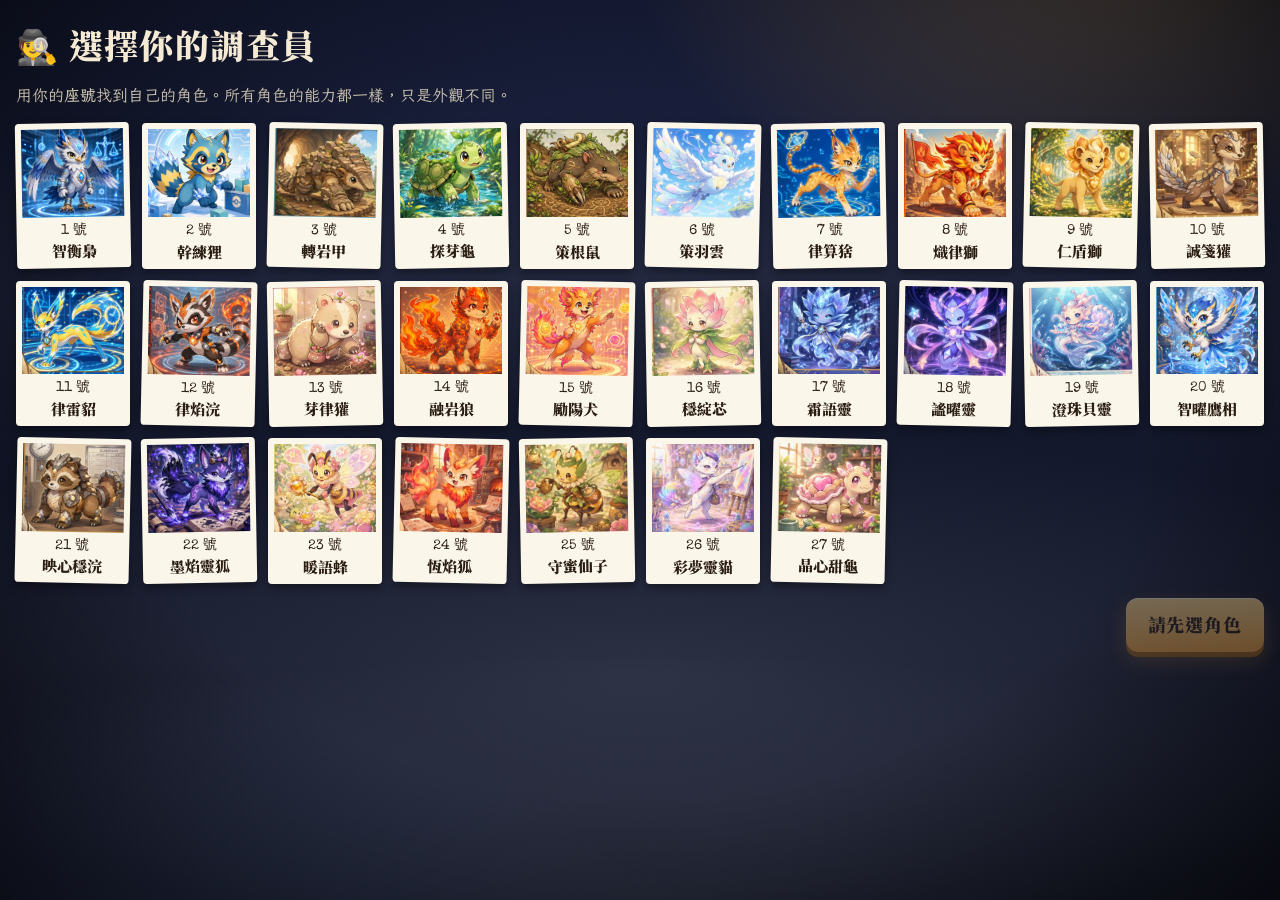
<file: index.html>
<!doctype html>
<html lang="zh-Hant">
<head>
<meta charset="utf-8">
<meta name="viewport" content="width=device-width, initial-scale=1, maximum-scale=1, user-scalable=no, viewport-fit=cover">
<meta name="apple-mobile-web-app-capable" content="yes">
<meta name="theme-color" content="#14182a">
<meta name="apple-mobile-web-app-title" content="所長的檔案庫">
<meta name="apple-mobile-web-app-status-bar-style" content="black-translucent">
<link rel="apple-touch-icon" href="assets/icon-180.png">
<title>所長的機密檔案庫</title>
<link rel="preconnect" href="https://fonts.googleapis.com">
<link rel="preconnect" href="https://fonts.gstatic.com" crossorigin>
<link rel="stylesheet" href="https://fonts.googleapis.com/css2?family=LXGW+WenKai+TC:wght@400;700&family=Noto+Serif+TC:wght@700;900&family=Special+Elite&display=swap">
<link rel="stylesheet" href="style.css?v=10">
</head>
<body>
<div class="bg" aria-hidden="true"><div class="fogl f3"></div><div class="fogl f1"></div><div class="fogl f2"></div><div class="vig"></div></div>
<div id="app"></div>
<div id="overlay" class="overlay hidden"></div>
<div id="toasts"></div>
<div id="rotate-hint" class="hidden"><div>🔄<br>雙人決鬥請把 iPad <b>橫放</b></div></div>

<script src="data/units.js?v=10"></script>
<script src="data/characters.js?v=10"></script>
<script src="data/bank.js?v=10"></script>
<script src="data/q-science.js?v=10"></script>
<script src="data/q-english.js?v=10"></script>
<script src="data/q-social.js?v=10"></script>
<script src="data/q-math.js?v=10"></script>
<script src="game.js?v=10"></script>
</body>
</html>
</file>
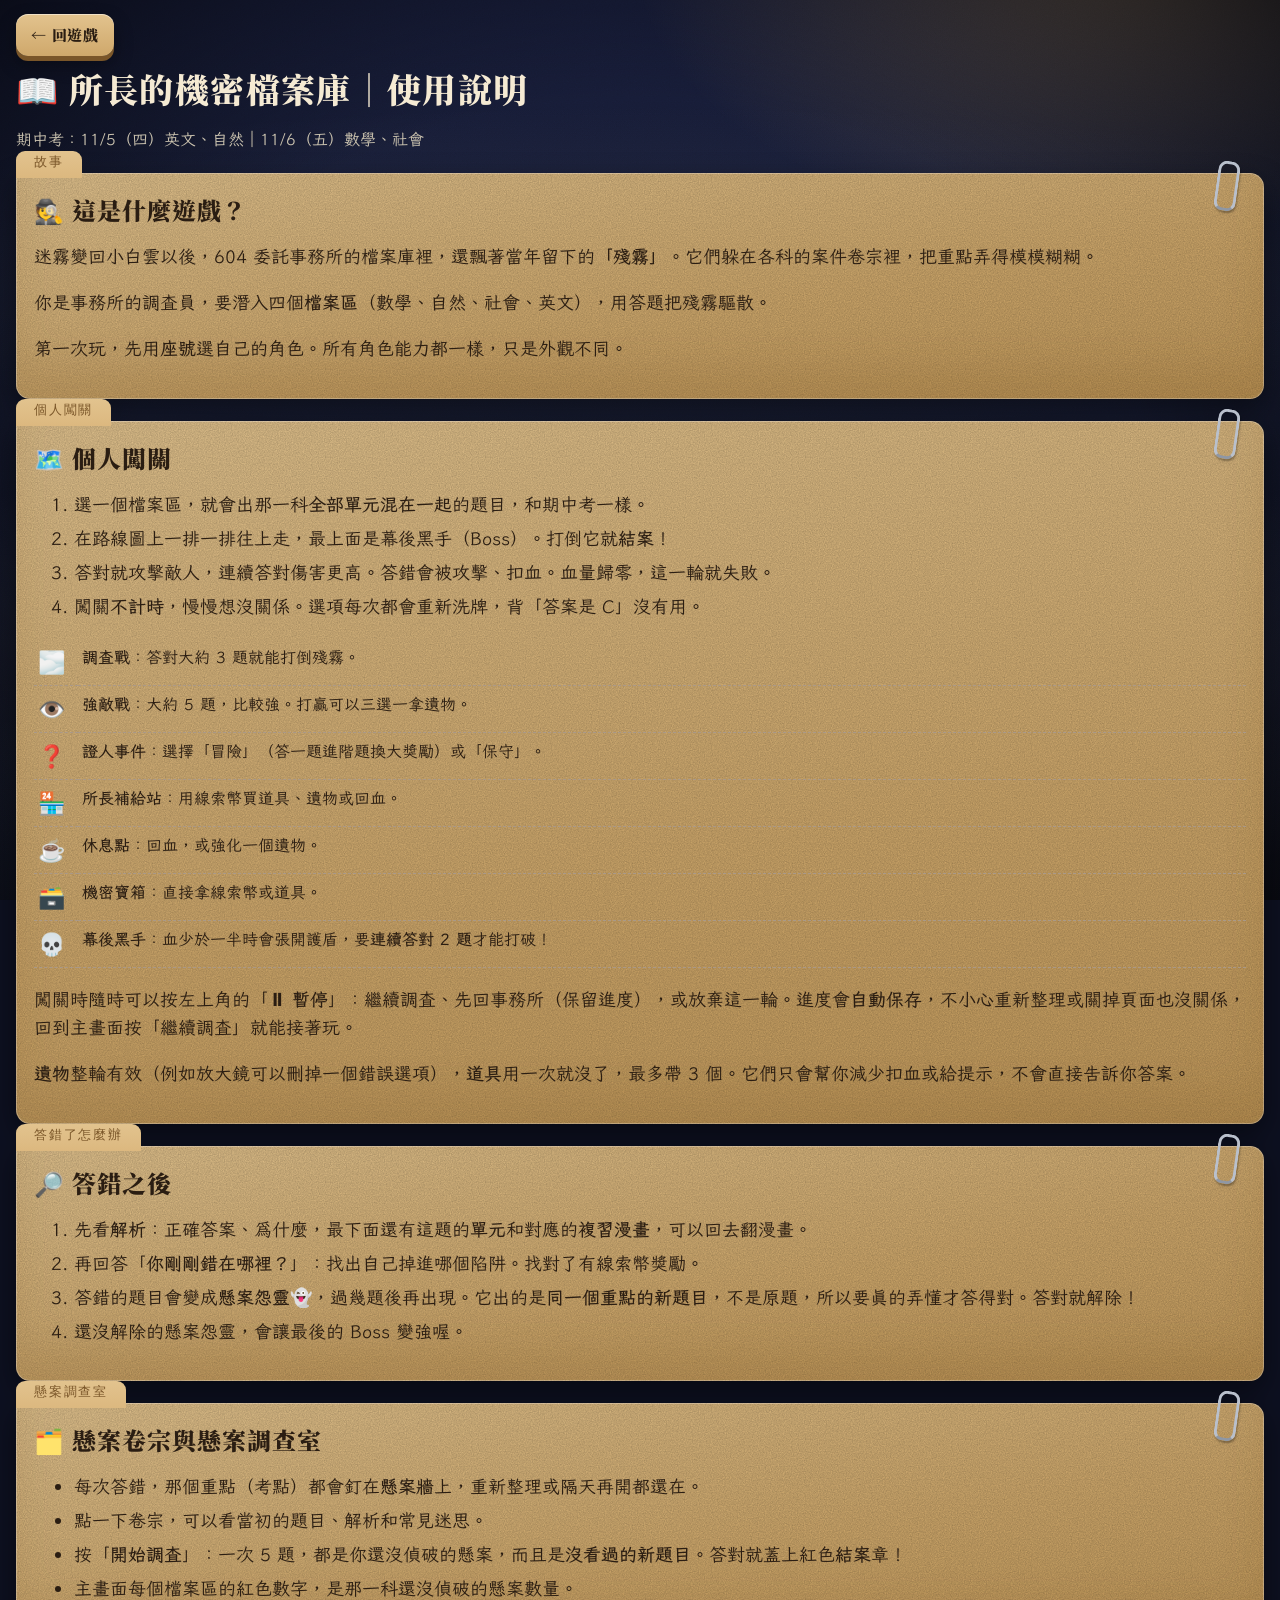
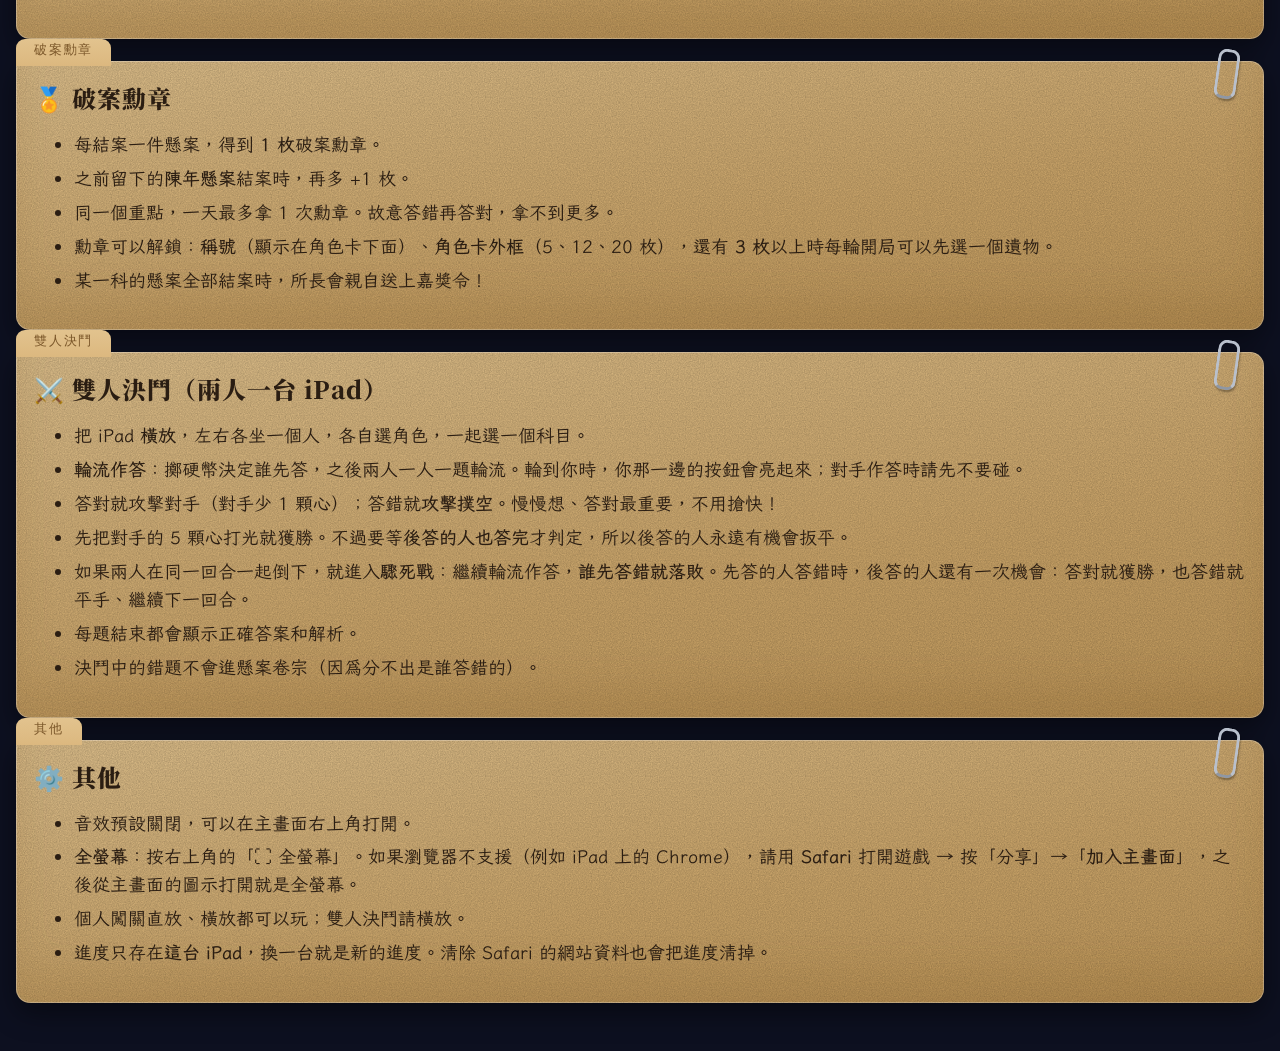
<file: help.html>
<!doctype html>
<html lang="zh-Hant">
<head>
<meta charset="utf-8">
<meta name="viewport" content="width=device-width, initial-scale=1, viewport-fit=cover">
<title>使用說明｜所長的機密檔案庫</title>
<link rel="preconnect" href="https://fonts.googleapis.com">
<link rel="preconnect" href="https://fonts.gstatic.com" crossorigin>
<link rel="stylesheet" href="https://fonts.googleapis.com/css2?family=LXGW+WenKai+TC:wght@400;700&family=Noto+Serif+TC:wght@700;900&family=Special+Elite&display=swap">
<link rel="stylesheet" href="style.css?v=10">
<style>
  .help { max-width: 760px; margin: 0 auto; }
  .help .folder { font-size: 18px; }
  .help h2 { margin-top: 0; }
  .help li { margin: 6px 0; }
  .help table { border-collapse: collapse; width: 100%; font-size: 16px; }
  .help td { border-bottom: 1px dashed #a98; padding: 6px 4px; vertical-align: top; }
  .help td:first-child { white-space: nowrap; font-size: 22px; width: 44px; }
</style>
</head>
<body>
<div class="bg" aria-hidden="true"><div class="fogl f3"></div><div class="fogl f1"></div><div class="fogl f2"></div><div class="vig"></div></div>
<div id="app" class="help">
  <div class="topbar"><a class="btn small" href="index.html">← 回遊戲</a></div>
  <h1>📖 所長的機密檔案庫｜使用說明</h1>
  <p class="sub">期中考：11/5（四）英文、自然｜11/6（五）數學、社會</p>

  <div class="folder" data-tab="故事">
    <h2>🕵️ 這是什麼遊戲？</h2>
    <p>迷霧變回小白雲以後，604 委託事務所的檔案庫裡，還飄著當年留下的<b>「殘霧」</b>。它們躲在各科的案件卷宗裡，把重點弄得模模糊糊。</p>
    <p>你是事務所的調查員，要潛入四個<b>檔案區</b>（數學、自然、社會、英文），用答題把殘霧驅散。</p>
    <p>第一次玩，先用<b>座號</b>選自己的角色。所有角色能力都一樣，只是外觀不同。</p>
  </div>

  <div class="folder" data-tab="個人闖關">
    <h2>🗺️ 個人闖關</h2>
    <ol>
      <li>選一個檔案區，就會出那一科<b>全部單元混在一起</b>的題目，和期中考一樣。</li>
      <li>在路線圖上一排一排往上走，最上面是幕後黑手（Boss）。打倒它就<b>結案</b>！</li>
      <li>答對就攻擊敵人，連續答對傷害更高。答錯會被攻擊、扣血。血量歸零，這一輪就失敗。</li>
      <li>闖關<b>不計時</b>，慢慢想沒關係。選項每次都會重新洗牌，背「答案是 C」沒有用。</li>
    </ol>
    <table>
      <tr><td>🌫️</td><td><b>調查戰</b>：答對大約 3 題就能打倒殘霧。</td></tr>
      <tr><td>👁️</td><td><b>強敵戰</b>：大約 5 題，比較強。打贏可以三選一拿遺物。</td></tr>
      <tr><td>❓</td><td><b>證人事件</b>：選擇「冒險」（答一題進階題換大獎勵）或「保守」。</td></tr>
      <tr><td>🏪</td><td><b>所長補給站</b>：用線索幣買道具、遺物或回血。</td></tr>
      <tr><td>☕</td><td><b>休息點</b>：回血，或強化一個遺物。</td></tr>
      <tr><td>🗃️</td><td><b>機密寶箱</b>：直接拿線索幣或道具。</td></tr>
      <tr><td>💀</td><td><b>幕後黑手</b>：血少於一半時會張開護盾，要<b>連續答對 2 題</b>才能打破！</td></tr>
    </table>
    <p>闖關時隨時可以按左上角的「<b>⏸ 暫停</b>」：繼續調查、先回事務所（保留進度），或放棄這一輪。進度會<b>自動保存</b>，不小心重新整理或關掉頁面也沒關係，回到主畫面按「繼續調查」就能接著玩。</p>
    <p><b>遺物</b>整輪有效（例如放大鏡可以刪掉一個錯誤選項），<b>道具</b>用一次就沒了，最多帶 3 個。它們只會幫你減少扣血或給提示，不會直接告訴你答案。</p>
  </div>

  <div class="folder" data-tab="答錯了怎麼辦">
    <h2>🔎 答錯之後</h2>
    <ol>
      <li>先看<b>解析</b>：正確答案、為什麼，最下面還有這題的<b>單元</b>和對應的<b>複習漫畫</b>，可以回去翻漫畫。</li>
      <li>再回答「<b>你剛剛錯在哪裡？</b>」：找出自己掉進哪個陷阱。找對了有線索幣獎勵。</li>
      <li>答錯的題目會變成<b>懸案怨靈</b>👻，過幾題後再出現。它出的是<b>同一個重點的新題目</b>，不是原題，所以要真的弄懂才答得對。答對就解除！</li>
      <li>還沒解除的懸案怨靈，會讓最後的 Boss 變強喔。</li>
    </ol>
  </div>

  <div class="folder" data-tab="懸案調查室">
    <h2>🗂️ 懸案卷宗與懸案調查室</h2>
    <ul>
      <li>每次答錯，那個重點（考點）都會釘在<b>懸案牆</b>上，重新整理或隔天再開都還在。</li>
      <li>點一下卷宗，可以看當初的題目、解析和常見迷思。</li>
      <li>按「<b>開始調查</b>」：一次 5 題，都是你還沒偵破的懸案，而且是<b>沒看過的新題目</b>。答對就蓋上紅色<b>結案</b>章！</li>
      <li>主畫面每個檔案區的紅色數字，是那一科還沒偵破的懸案數量。</li>
    </ul>
  </div>

  <div class="folder" data-tab="破案勳章">
    <h2>🏅 破案勳章</h2>
    <ul>
      <li>每結案一件懸案，得到 <b>1 枚</b>破案勳章。</li>
      <li>之前留下的<b>陳年懸案</b>結案時，再多 +1 枚。</li>
      <li>同一個重點，一天最多拿 1 次勳章。故意答錯再答對，拿不到更多。</li>
      <li>勳章可以解鎖：<b>稱號</b>（顯示在角色卡下面）、<b>角色卡外框</b>（5、12、20 枚），還有 <b>3 枚</b>以上時每輪開局可以先選一個遺物。</li>
      <li>某一科的懸案全部結案時，所長會親自送上嘉獎令！</li>
    </ul>
  </div>

  <div class="folder" data-tab="雙人決鬥">
    <h2>⚔️ 雙人決鬥（兩人一台 iPad）</h2>
    <ul>
      <li>把 iPad <b>橫放</b>，左右各坐一個人，各自選角色，一起選一個科目。</li>
      <li><b>輪流作答</b>：擲硬幣決定誰先答，之後兩人一人一題輪流。輪到你時，你那一邊的按鈕會亮起來；對手作答時請先不要碰。</li>
      <li>答對就攻擊對手（對手少 1 顆心）；答錯就<b>攻擊撲空</b>。慢慢想、答對最重要，不用搶快！</li>
      <li>先把對手的 5 顆心打光就獲勝。不過要等<b>後答的人也答完</b>才判定，所以後答的人永遠有機會扳平。</li>
      <li>如果兩人在同一回合一起倒下，就進入<b>驟死戰</b>：繼續輪流作答，<b>誰先答錯就落敗</b>。先答的人答錯時，後答的人還有一次機會：答對就獲勝，也答錯就平手、繼續下一回合。</li>
      <li>每題結束都會顯示正確答案和解析。</li>
      <li>決鬥中的錯題不會進懸案卷宗（因為分不出是誰答錯的）。</li>
    </ul>
  </div>

  <div class="folder" data-tab="其他">
    <h2>⚙️ 其他</h2>
    <ul>
      <li>音效預設關閉，可以在主畫面右上角打開。</li>
      <li><b>全螢幕</b>：按右上角的「⛶ 全螢幕」。如果瀏覽器不支援（例如 iPad 上的 Chrome），請用 <b>Safari</b> 打開遊戲 → 按「分享」→「<b>加入主畫面</b>」，之後從主畫面的圖示打開就是全螢幕。</li>
      <li>個人闖關直放、橫放都可以玩；雙人決鬥請橫放。</li>
      <li>進度只存在<b>這台 iPad</b>，換一台就是新的進度。清除 Safari 的網站資料也會把進度清掉。</li>
    </ul>
  </div>
</div>
</body>
</html>
</file>
<file: style.css>
/* =========================================================
   所長的機密檔案庫 — 美術方向：「深夜偵探事務所」
   深藍夜色＋檯燈琥珀光＋牛皮紙卷宗＋紅色機密印章
   字體：標題 Noto Serif TC（粗襯線）、內文 LXGW WenKai TC（楷體感，貼近課本）、
         標籤 Special Elite（打字機）
   ========================================================= */
:root {
  --night: #0d1020;
  --night2: #161b31;
  --night3: #222a48;
  --amber: #ffc65c;
  --amber2: #f2a33a;
  --kraft: #cfa86b;
  --kraft-hi: #e2c38e;
  --kraft-dark: #7a5629;
  --paper: #f5ead3;
  --paper2: #eadbb9;
  --ink: #2a1d12;
  --ink2: #5b4630;
  --red: #c0262d;
  --red-dark: #7d1418;
  --green: #2d7d46;
  --fog: #a9b3c9;
  --radius: 14px;
  --serif: "Noto Serif TC", "Songti TC", "PMingLiU", serif;
  --kai: "LXGW WenKai TC", "Kaiti TC", "BiauKai", "DFKai-SB", "PingFang TC", sans-serif;
  --type: "Special Elite", "Courier New", monospace;
  --noise: url("data:image/svg+xml;utf8,<svg xmlns='http://www.w3.org/2000/svg' width='160' height='160'><filter id='n'><feTurbulence type='fractalNoise' baseFrequency='.85' numOctaves='3' stitchTiles='stitch'/><feColorMatrix values='0 0 0 0 0  0 0 0 0 0  0 0 0 0 0  0 0 0 .55 0'/></filter><rect width='100%25' height='100%25' filter='url(%23n)'/></svg>");
  --noise-soft: url("data:image/svg+xml;utf8,<svg xmlns='http://www.w3.org/2000/svg' width='160' height='160'><filter id='n'><feTurbulence type='fractalNoise' baseFrequency='.85' numOctaves='3' stitchTiles='stitch'/><feColorMatrix values='0 0 0 0 0  0 0 0 0 0  0 0 0 0 0  0 0 0 .12 0'/></filter><rect width='100%25' height='100%25' filter='url(%23n)'/></svg>");
  --noise-mid: url("data:image/svg+xml;utf8,<svg xmlns='http://www.w3.org/2000/svg' width='160' height='160'><filter id='n'><feTurbulence type='fractalNoise' baseFrequency='.85' numOctaves='3' stitchTiles='stitch'/><feColorMatrix values='0 0 0 0 0  0 0 0 0 0  0 0 0 0 0  0 0 0 .25 0'/></filter><rect width='100%25' height='100%25' filter='url(%23n)'/></svg>");
}
* { box-sizing: border-box; -webkit-tap-highlight-color: transparent; }
html, body { margin: 0; min-height: 100%; }
body {
  background: var(--night);
  color: var(--paper);
  font-family: var(--kai);
  font-size: 19px;
  line-height: 1.55;
  touch-action: manipulation;
  -webkit-user-select: none; user-select: none;
  -webkit-text-size-adjust: 100%;
  overflow-x: hidden;
}
button { font: inherit; color: inherit; touch-action: manipulation; cursor: pointer; }
.hidden { display: none !important; }
#app { position: relative; z-index: 1; max-width: 1000px; margin: 0 auto; padding: max(14px, env(safe-area-inset-top)) 16px 48px; min-height: 100vh; }
.lamp-glow { display: none; }

/* ---------- 背景：夜色、檯燈光、飄動的霧、紙紋、暗角 ---------- */
.bg { position: fixed; inset: 0; z-index: 0; pointer-events: none; overflow: hidden;
  background:
    radial-gradient(ellipse 55% 45% at 88% -5%, rgba(255,198,92,.30), transparent 70%),
    radial-gradient(ellipse 60% 50% at 10% 110%, rgba(80,110,190,.22), transparent 70%),
    linear-gradient(180deg, #1a2040 0%, var(--night2) 40%, var(--night) 100%);
}
.bg::before { content: ""; position: absolute; inset: 0; background-image: var(--noise); opacity: .18; mix-blend-mode: overlay; }
.bg .fogl { position: absolute; width: 160%; height: 60%; left: -30%; border-radius: 50%;
  background: radial-gradient(ellipse at center, rgba(190,200,225,.16), rgba(190,200,225,0) 65%); }
.bg .f1 { top: 45%; animation: drift 46s linear infinite; }
.bg .f2 { top: 70%; animation: drift 70s linear infinite reverse; opacity: .8; }
.bg .f3 { top: 10%; height: 40%; animation: drift 90s linear infinite; opacity: .5; }
.bg .vig { position: absolute; inset: 0; background: radial-gradient(ellipse at center, transparent 55%, rgba(0,0,0,.6) 100%); }
@keyframes drift { from { transform: translateX(-12%); } to { transform: translateX(12%); } }

/* 畫面進場：依序淡入上升 */
#app.enter > * { animation: rise-in .5s cubic-bezier(.2,.8,.2,1) both; }
#app.enter > *:nth-child(2) { animation-delay: .06s; }
#app.enter > *:nth-child(3) { animation-delay: .12s; }
#app.enter > *:nth-child(4) { animation-delay: .18s; }
#app.enter > *:nth-child(5) { animation-delay: .24s; }
#app.enter > *:nth-child(6) { animation-delay: .30s; }
#app.enter > *:nth-child(n+7) { animation-delay: .34s; }
@keyframes rise-in { from { opacity: .45; transform: translateY(16px); } to { opacity: 1; transform: none; } }

/* 打擊感 */
body.fx-hit #app { animation: shake-sm .3s; }
body.fx-hurt #app { animation: shake .4s; }
body.fx-hurt::after, body.fx-hit::after { content: ""; position: fixed; inset: 0; z-index: 70; pointer-events: none; animation: flash .45s forwards; }
body.fx-hurt::after { background: radial-gradient(ellipse at center, transparent 30%, rgba(200,30,40,.55)); }
body.fx-hit::after { background: radial-gradient(ellipse at 70% 30%, rgba(255,230,160,.35), transparent 60%); }
@keyframes flash { from { opacity: 1; } to { opacity: 0; } }
@keyframes shake { 15% { transform: translate(-9px, 3px); } 30% { transform: translate(8px, -4px); } 45% { transform: translate(-6px, 2px); } 60% { transform: translate(5px, 1px); } 80% { transform: translate(-2px, 0); } }
@keyframes shake-sm { 30% { transform: translateX(4px); } 60% { transform: translateX(-3px); } }
.spark { position: fixed; z-index: 75; width: 12px; height: 12px; margin: -6px; border-radius: 50%; pointer-events: none;
  background: radial-gradient(circle, #fff, rgba(200,210,235,.6) 60%, transparent 70%); animation: spark .85s ease-out forwards; }
@keyframes spark { to { transform: translate(var(--dx), var(--dy)) scale(.3); opacity: 0; } }

/* ---------- 字體與標題 ---------- */
h1, h2, h3 { font-family: var(--serif); font-weight: 900; margin: .3em 0; line-height: 1.25; letter-spacing: .04em; }
h1 { font-size: 34px; }
h2 { font-size: 24px; }
h3 { font-size: 19px; }
.brand { display: flex; flex-direction: column; }
.brand h1 { margin: 0; font-size: 38px; text-shadow: 0 2px 0 rgba(0,0,0,.4), 0 0 26px rgba(255,198,92,.25); }
.kicker { font-family: var(--type); font-size: 13px; letter-spacing: .28em; color: var(--amber); opacity: .9; }
.sub { color: #cdc5b1; font-size: 16px; }
.row { display: flex; gap: 10px; align-items: center; flex-wrap: wrap; }
.spacer { flex: 1; }
.center { text-align: center; }

/* ---------- 按鈕 ---------- */
.btn {
  display: inline-flex; align-items: center; justify-content: center; gap: 6px;
  min-height: 54px; padding: 10px 22px; border-radius: 12px; border: 0;
  background: linear-gradient(180deg, var(--kraft-hi), var(--kraft)); color: var(--ink);
  font-family: var(--serif); font-weight: 900; font-size: 18px; letter-spacing: .05em; text-decoration: none;
  box-shadow: 0 5px 0 var(--kraft-dark), 0 8px 18px rgba(0,0,0,.35), inset 0 1px 0 rgba(255,255,255,.5);
  transition: transform .08s, box-shadow .08s, filter .15s;
}
.btn:active { transform: translateY(4px); box-shadow: 0 1px 0 var(--kraft-dark), 0 3px 8px rgba(0,0,0,.35); }
.btn.primary { background: linear-gradient(180deg, #ffd889, var(--amber2)); box-shadow: 0 5px 0 #9a5f12, 0 8px 22px rgba(255,170,60,.35), inset 0 1px 0 rgba(255,255,255,.6); }
.btn.red { background: linear-gradient(180deg, #e2535a, var(--red)); color: #fff; box-shadow: 0 5px 0 var(--red-dark), 0 8px 18px rgba(0,0,0,.35); }
.btn.ghost { background: rgba(255,255,255,.07); color: var(--paper); box-shadow: none; border: 1px solid rgba(255,255,255,.22); font-family: var(--kai); font-weight: 700; }
.btn.small { min-height: 42px; padding: 6px 15px; font-size: 15px; }
.btn[disabled] { opacity: .4; pointer-events: none; }
.topbar { display: flex; align-items: center; gap: 8px; margin-bottom: 12px; flex-wrap: wrap; }
.pill { display: inline-flex; align-items: center; gap: 4px; padding: 4px 12px; border-radius: 99px; background: rgba(0,0,0,.42); border: 1px solid rgba(255,198,92,.25); font-size: 15px; white-space: nowrap; }

/* ---------- 牛皮紙卷宗 ---------- */
.folder {
  position: relative; color: var(--ink); margin-top: 22px; padding: 22px 18px 18px;
  border-radius: 4px 14px 14px 14px;
  background: var(--noise-mid), linear-gradient(170deg, var(--kraft-hi), var(--kraft) 60%, #c39a5b);
  background-blend-mode: multiply, normal;
  box-shadow: 0 10px 28px rgba(0,0,0,.45), inset 0 0 0 1px rgba(255,255,255,.25), inset 0 -30px 40px rgba(120,80,30,.15);
}
.folder::before {
  content: attr(data-tab); position: absolute; top: -22px; left: 0; height: 24px; padding: 3px 18px 0;
  background: linear-gradient(180deg, var(--kraft-hi), #dcb87f); border-radius: 9px 9px 0 0;
  font-family: var(--type); font-size: 13px; letter-spacing: .14em; color: var(--kraft-dark);
}
.folder::after { /* 迴紋針 */
  content: ""; position: absolute; top: -12px; right: 26px; width: 16px; height: 44px; border-radius: 9px;
  border: 3px solid #b9c0cc; border-bottom-color: #8f97a4; box-shadow: 1px 2px 2px rgba(0,0,0,.3); transform: rotate(8deg);
}
.paper { background: var(--noise-soft), var(--paper); background-blend-mode: multiply; color: var(--ink); border-radius: var(--radius); padding: 16px; box-shadow: 0 4px 14px rgba(0,0,0,.3); }
.stamp {
  display: inline-block; border: 4px double var(--red); color: var(--red); font-family: var(--serif); font-weight: 900;
  padding: 2px 12px; border-radius: 8px; transform: rotate(-12deg); letter-spacing: 6px; font-size: 22px;
  mask-image: var(--noise); -webkit-mask-image: var(--noise); mask-size: 220px; -webkit-mask-size: 220px;
  background: rgba(192,38,45,.06);
}
.stamp.big { font-size: 64px; padding: 4px 26px; border-width: 9px; animation: stampIn .4s cubic-bezier(.3,1.6,.5,1) both; -webkit-mask-image: none; mask-image: none; text-shadow: 0 0 1px var(--red); }
@keyframes stampIn { from { transform: rotate(-12deg) scale(2.6); opacity: 0; } 70% { opacity: 1; } to { transform: rotate(-12deg) scale(1); opacity: 1; } }

/* ---------- 選角色 ---------- */
.char-grid { display: grid; grid-template-columns: repeat(auto-fill, minmax(108px, 1fr)); gap: 12px; }
.char-cell { position: relative; background: #fbf6ea; color: var(--ink); border-radius: 4px; padding: 6px 6px 8px; border: 0; text-align: center;
  box-shadow: 0 4px 10px rgba(0,0,0,.4); transition: transform .12s; }
.char-cell:nth-child(3n) { transform: rotate(1.2deg); }
.char-cell:nth-child(3n+1) { transform: rotate(-1deg); }
.char-cell:active { transform: scale(.96); }
.char-cell img { width: 100%; aspect-ratio: 512/440; object-fit: cover; display: block; background: #ccc; }
.char-cell .seat { font-family: var(--type); font-size: 14px; margin-top: 4px; }
.char-cell .nm { font-family: var(--serif); font-weight: 900; font-size: 15px; line-height: 1.2; }
.char-cell.sel { outline: 4px solid var(--amber); outline-offset: 2px; transform: rotate(0) scale(1.04); box-shadow: 0 0 24px rgba(255,198,92,.6); }
.char-cell.taken { opacity: .25; }

/* 拍立得照片 */
.polaroid { background: #fbf6ea; padding: 6px 6px 18px; box-shadow: 0 6px 14px rgba(0,0,0,.5); transform: rotate(-3deg); display: block; aspect-ratio: 512/440; object-fit: cover; }
.polaroid.big { width: 200px; margin: 6px auto 4px; transform: rotate(-2deg); }

/* 調查員證 */
.idcard { display: flex; gap: 16px; align-items: center; }
.idcard .portrait { width: 128px; flex: none; padding: 6px 6px 16px; background: #fbf6ea; box-shadow: 0 6px 14px rgba(0,0,0,.4); transform: rotate(-3deg); border: 4px solid transparent; }
.idcard .portrait img { width: 100%; display: block; aspect-ratio: 512/440; object-fit: cover; }
.frame-silver { border-color: #c8ced8 !important; box-shadow: 0 0 14px rgba(220,230,255,.7) !important; }
.frame-gold { border-color: #e6b93c !important; box-shadow: 0 0 18px rgba(255,210,90,.85) !important; }
.frame-crystal { border-color: #8fd7ff !important; box-shadow: 0 0 22px rgba(140,215,255,.95) !important; }
.idcard h2 { font-size: 28px; }
.idcard .title { display: inline-block; margin-top: 4px; background: var(--ink); color: var(--amber); border-radius: 4px; padding: 2px 12px; font-family: var(--serif); font-weight: 700; font-size: 14px; letter-spacing: .1em; }

/* ---------- 主畫面：四個檔案區 ---------- */
.areas { display: grid; grid-template-columns: repeat(2, 1fr); gap: 18px; margin-top: 26px; }
.area {
  position: relative; text-align: left; border: 0; color: var(--ink); min-height: 150px; padding: 26px 18px 16px;
  border-radius: 4px 16px 16px 16px;
  background: var(--noise-mid), linear-gradient(165deg, var(--kraft-hi), var(--kraft) 70%);
  background-blend-mode: multiply, normal;
  box-shadow: 0 7px 0 var(--kraft-dark), 0 12px 24px rgba(0,0,0,.45);
  transition: transform .1s;
}
.area::before { content: ""; position: absolute; left: 0; top: -14px; width: 46%; height: 18px; border-radius: 8px 8px 0 0; background: var(--c, #888); box-shadow: inset 0 -4px 0 rgba(0,0,0,.15); }
.area:active { transform: translateY(4px); box-shadow: 0 3px 0 var(--kraft-dark), 0 6px 14px rgba(0,0,0,.4); }
.area .file-no { position: absolute; top: 8px; left: 18px; font-family: var(--type); font-size: 13px; letter-spacing: .2em; color: var(--kraft-dark); }
.area .secret { position: absolute; right: 14px; bottom: 14px; font-family: var(--serif); font-weight: 900; color: var(--red); border: 3px double var(--red); padding: 0 8px; border-radius: 6px; transform: rotate(-10deg); font-size: 15px; opacity: .55; letter-spacing: 4px; }
.area .ic { width: 58px; height: 58px; border-radius: 50%; display: flex; align-items: center; justify-content: center; font-size: 30px; background: rgba(255,255,255,.35); border: 3px solid var(--c, #888); box-shadow: inset 0 0 10px rgba(0,0,0,.15); margin-bottom: 6px; }
.area .nm { font-family: var(--serif); font-size: 24px; font-weight: 900; letter-spacing: .06em; }
.area .meta { font-size: 15px; color: var(--ink2); margin-top: 2px; }
.area .badge { position: absolute; top: 14px; right: 14px; background: var(--red); color: #fff; border-radius: 99px; padding: 2px 12px; font-size: 14px; font-weight: 700; box-shadow: 0 3px 8px rgba(0,0,0,.35); animation: pulse-red 2s infinite; }
@keyframes pulse-red { 50% { box-shadow: 0 0 0 6px rgba(192,38,45,.2), 0 3px 8px rgba(0,0,0,.35); } }
.area.off { opacity: .5; }
.hub-actions { display: grid; grid-template-columns: repeat(3, 1fr); gap: 14px; margin-top: 22px; }
.hub-actions .btn { min-height: 84px; flex-direction: column; font-size: 18px; }
.hub-actions .btn span { font-size: 28px; line-height: 1; }
@media (max-width: 560px) { .hub-actions { grid-template-columns: 1fr 1fr; } .areas { gap: 14px; } }

/* 所長剪影對話（打字機便條） */
.boss-talk { display: flex; gap: 14px; align-items: flex-end; }
.boss-talk svg { width: 100px; flex: none; filter: drop-shadow(0 0 14px rgba(255,198,92,.45)); }
.boss-talk .bubble {
  position: relative; flex: 1; color: var(--ink); padding: 16px 18px; font-size: 18px;
  background: var(--noise-soft), #fbf3df; background-blend-mode: multiply;
  border-radius: 4px; box-shadow: 0 6px 16px rgba(0,0,0,.35); transform: rotate(-.6deg);
}
.boss-talk .bubble::before { content: "MEMO · 所長"; display: block; font-family: var(--type); font-size: 12px; letter-spacing: .2em; color: var(--red); margin-bottom: 4px; }
.boss-talk .bubble b { color: var(--red); }

/* ---------- 路線圖（偵探牆） ---------- */
.map { position: relative; display: flex; flex-direction: column-reverse; gap: 14px; margin: 12px 0; padding: 18px 10px;
  border-radius: 10px; border: 8px solid #3d2a19;
  background: radial-gradient(rgba(0,0,0,.22) 1px, transparent 1.5px) 0 0 / 9px 9px, linear-gradient(160deg, #6b4c32, #4f3622);
  box-shadow: inset 0 0 40px rgba(0,0,0,.5), 0 10px 24px rgba(0,0,0,.4); }
.map-row { display: flex; justify-content: center; gap: 18px; align-items: center; position: relative; z-index: 2; }
.map-row .rn { position: absolute; left: 4px; font-family: var(--type); font-size: 12px; color: #d8c2a0; opacity: .7; }
.strings { position: absolute; left: 0; top: 0; z-index: 1; pointer-events: none; overflow: visible; }
.strings path { fill: none; stroke: #d3343a; stroke-width: 3; stroke-linecap: round; filter: drop-shadow(0 2px 1px rgba(0,0,0,.5)); stroke-dasharray: 600; stroke-dashoffset: 600; animation: draw .7s .2s ease-out forwards; }
@keyframes draw { to { stroke-dashoffset: 0; } }
.node {
  position: relative; width: 82px; height: 70px; border-radius: 3px; border: 0; color: var(--ink);
  background: var(--noise-soft), #f1e6cc; background-blend-mode: multiply; box-shadow: 0 4px 8px rgba(0,0,0,.45);
  display: flex; flex-direction: column; align-items: center; justify-content: center; font-size: 26px; line-height: 1;
}
.node::before { content: ""; position: absolute; top: -6px; left: 50%; width: 13px; height: 13px; margin-left: -6px; border-radius: 50%; background: radial-gradient(circle at 35% 35%, #9a9fa8, #4c525c); box-shadow: 0 2px 2px rgba(0,0,0,.5); }
.node:nth-child(odd) { transform: rotate(-2deg); }
.node:nth-child(even) { transform: rotate(2deg); }
.node small { font-size: 12px; margin-top: 5px; font-family: var(--serif); font-weight: 700; color: var(--ink2); }
.node.avail { background: var(--noise-soft), #fff3d1; outline: 3px solid var(--amber); box-shadow: 0 0 20px rgba(255,198,92,.7), 0 4px 8px rgba(0,0,0,.45); animation: bob 1.6s ease-in-out infinite; }
.node.avail::before { background: radial-gradient(circle at 35% 35%, #ff8a80, #b71c1c); }
.node.done { opacity: .38; filter: grayscale(.6); }
.node.cur { outline: 3px solid #fff; }
.node.boss { width: 132px; height: 78px; background: var(--noise), #3a1f22; background-blend-mode: overlay; color: #ffd7d7; }
.node.boss small { color: #ffb4b4; }
@keyframes bob { 50% { transform: translateY(-4px) rotate(0); } }
.legend { font-size: 14px; color: #c4b9a3; }

/* ---------- 狀態列 ---------- */
.statbar { display: flex; gap: 8px; flex-wrap: wrap; align-items: center; }
.hpbar { position: relative; height: 20px; border-radius: 99px; background: rgba(0,0,0,.55); overflow: hidden; min-width: 140px; flex: 1; border: 1px solid rgba(255,255,255,.15); }
.hpbar > i { position: absolute; inset: 0 auto 0 0; background: linear-gradient(180deg, #ff8a65, #d84315); box-shadow: inset 0 2px 0 rgba(255,255,255,.35); transition: width .4s cubic-bezier(.3,1.4,.6,1); }
.hpbar.enemy > i { background: linear-gradient(180deg, #b9c4dd, #66779e); }
.hpbar > span { position: relative; display: block; text-align: center; font-size: 13px; line-height: 20px; font-weight: 700; color: #fff; text-shadow: 0 1px 2px #000; font-family: var(--type); }
.relic-row { display: flex; gap: 6px; flex-wrap: wrap; }
.relic-chip { font-size: 22px; background: rgba(0,0,0,.4); border: 1px solid rgba(255,198,92,.3); border-radius: 10px; padding: 2px 7px; }
.relic-chip sup { font-size: 11px; color: var(--amber); }
.item-btn { min-height: 46px; padding: 4px 12px; border-radius: 10px; border: 1px solid rgba(255,255,255,.2); background: rgba(255,255,255,.08); font-size: 16px; }

/* ---------- 戰鬥 ---------- */
.arena { position: relative; display: flex; align-items: center; justify-content: space-between; gap: 10px; padding: 12px 6px; min-height: 190px; margin: 6px 0 10px;
  border-radius: 16px; background: radial-gradient(ellipse 60% 80% at 65% 40%, rgba(255,214,140,.16), transparent 70%), linear-gradient(180deg, rgba(0,0,0,.1), rgba(0,0,0,.35));
  border: 1px solid rgba(255,255,255,.06); }
.arena::after { content: ""; position: absolute; left: 10%; right: 10%; bottom: 18px; height: 14px; border-radius: 50%; background: radial-gradient(ellipse, rgba(0,0,0,.45), transparent 70%); }
.hero { width: 128px; flex: none; text-align: center; position: relative; z-index: 1; }
.hero img { width: 112px; margin: 0 auto; }
.hero .sub { font-family: var(--serif); font-weight: 700; margin-top: 4px; color: var(--paper); }
.hero.hit img { animation: shake .35s; box-shadow: 0 0 0 4px #e05a4f, 0 6px 14px rgba(0,0,0,.5); }
.foe { flex: 1; display: flex; flex-direction: column; align-items: center; gap: 6px; position: relative; z-index: 1; }
.foe .fname { font-family: var(--serif); font-weight: 900; letter-spacing: .06em; text-shadow: 0 2px 6px #000; }
.foe .hpbar { width: 100%; max-width: 300px; flex: none; }

/* 霧怪（CSS 畫的） */
.fog { position: relative; width: 160px; height: 128px; animation: floaty 3.2s ease-in-out infinite; }
.fog .puff { position: absolute; border-radius: 50%; background: radial-gradient(circle at 40% 35%, rgba(225,230,242,.97), rgba(145,154,178,.8) 52%, rgba(110,118,140,0) 72%); }
.fog .p1 { width: 96px; height: 86px; left: 32px; top: 20px; }
.fog .p2 { width: 74px; height: 64px; left: 0; top: 48px; animation: wobble 4s ease-in-out infinite; }
.fog .p3 { width: 74px; height: 66px; right: 0; top: 42px; animation: wobble 5s ease-in-out infinite reverse; }
.fog .p4 { width: 64px; height: 54px; left: 50px; top: 0; animation: wobble 3.5s ease-in-out infinite; }
.fog::after { content: ""; position: absolute; left: 10%; right: 10%; bottom: -6px; height: 26px; border-radius: 50%; background: radial-gradient(ellipse, rgba(200,210,230,.35), transparent 70%); animation: wobble 3s infinite; }
.fog .eyes { position: absolute; left: 0; right: 0; top: 56px; display: flex; justify-content: center; gap: 24px; z-index: 2; }
.fog .eye { width: 28px; height: 9px; border-radius: 50%; background: #ffe04a; box-shadow: 0 0 10px #ffd400, 0 0 24px rgba(255,212,0,.8); transform: rotate(10deg); animation: blink 4s infinite; }
.fog .eye:first-child { transform: rotate(-10deg); }
.fog.elite { transform: scale(1.18); }
.fog.elite .puff { background: radial-gradient(circle at 40% 35%, rgba(178,184,204,.97), rgba(80,86,112,.88) 55%, rgba(60,66,90,0) 72%); }
.fog.boss { width: 210px; height: 160px; }
.fog.boss .puff { background: radial-gradient(circle at 40% 35%, rgba(140,120,170,.97), rgba(52,40,84,.92) 55%, rgba(40,30,70,0) 72%); }
.fog.boss .p1 { width: 136px; height: 116px; left: 37px; top: 18px; }
.fog.boss .p2 { width: 100px; height: 84px; top: 62px; }
.fog.boss .p3 { width: 100px; height: 84px; top: 56px; }
.fog.boss .p4 { width: 84px; height: 70px; left: 63px; }
.fog.boss .eyes { top: 74px; gap: 32px; }
.fog.boss .eye { width: 40px; height: 12px; background: #ffb52e; box-shadow: 0 0 14px #ff9a00, 0 0 34px rgba(255,140,0,.9); }
.fog.ghost .puff { background: radial-gradient(circle at 40% 35%, rgba(210,230,255,.97), rgba(110,140,225,.75) 55%, rgba(90,110,200,0) 72%); }
.fog.ghost .eye { background: #c4f5ff; box-shadow: 0 0 10px #7fe3ff, 0 0 24px rgba(127,227,255,.9); }
.fog .tag { position: absolute; right: 8px; top: 6px; z-index: 3; background: var(--paper); color: var(--red); font-family: var(--serif); font-weight: 900; font-size: 15px; padding: 0 6px; border: 2px solid var(--red); transform: rotate(12deg); box-shadow: 0 2px 4px rgba(0,0,0,.4); }
.fog.hit { animation: shake .35s; filter: brightness(1.6); }
.fog.dead { animation: fade .6s forwards; }
.shield-ring { position: absolute; inset: -12px; border-radius: 50%; border: 4px dashed #8fd7ff; box-shadow: 0 0 22px #8fd7ff, inset 0 0 22px rgba(143,215,255,.5); animation: spin 6s linear infinite; z-index: 3; }
@keyframes spin { to { transform: rotate(360deg); } }
@keyframes floaty { 50% { transform: translateY(-9px); } }
@keyframes wobble { 50% { transform: scale(1.06, .95); } }
@keyframes blink { 0%, 92%, 100% { height: 9px; } 95% { height: 2px; } }
@keyframes fade { to { opacity: 0; transform: scale(1.5); filter: blur(10px); } }
.dmg { position: absolute; z-index: 80; font-family: var(--serif); font-weight: 900; font-size: 32px; color: #fff; text-shadow: 0 2px 0 var(--red-dark), 0 0 12px rgba(255,80,80,.8); animation: dmgrise .85s cubic-bezier(.2,1.4,.5,1) forwards; pointer-events: none; }
@keyframes dmgrise { 0% { transform: scale(.4); } 30% { transform: scale(1.3) translateY(-10px); } 100% { transform: translateY(-50px); opacity: 0; } }

/* ---------- 題目卡（筆記紙） ---------- */
.qcard {
  position: relative; color: var(--ink); border-radius: 6px; padding: 18px 18px 18px 30px;
  background:
    linear-gradient(90deg, transparent 18px, rgba(192,38,45,.35) 18px, rgba(192,38,45,.35) 20px, transparent 20px),
    var(--noise-soft), #fbf5e6;
  background-blend-mode: normal, multiply, normal;
  box-shadow: 0 10px 26px rgba(0,0,0,.45);
}
.qcard.ghost-q { box-shadow: 0 0 0 4px #7fa8ff, 0 0 30px rgba(127,168,255,.75); }
.qhead { display: flex; gap: 8px; align-items: center; font-family: var(--type); font-size: 13px; letter-spacing: .1em; color: #8a7357; margin-bottom: 8px; flex-wrap: wrap; }
.qhead .lv2 { background: #6b3fa0; color: #fff; padding: 0 9px; border-radius: 4px; font-family: var(--serif); letter-spacing: .1em; }
.qhead .gtag { background: #3d5bb5; color: #fff; padding: 0 9px; border-radius: 4px; font-family: var(--kai); letter-spacing: 0; }
.stem { font-size: 22px; font-weight: 700; white-space: pre-wrap; margin-bottom: 14px; line-height: 1.75; -webkit-user-select: text; user-select: text; }
.opts { display: grid; gap: 10px; }
.opt {
  position: relative; text-align: left; min-height: 60px; padding: 10px 14px; border-radius: 8px; border: 0; color: var(--ink);
  background: #fffdf6; font-size: 19px; display: flex; gap: 12px; align-items: center; line-height: 1.6;
  box-shadow: 0 3px 0 #d9c6a0, 0 4px 10px rgba(0,0,0,.12), inset 0 0 0 2px #e6d6b5;
  transition: transform .08s, box-shadow .08s;
}
.opt:active { transform: translateY(2px); box-shadow: 0 1px 0 #d9c6a0, inset 0 0 0 2px #e6d6b5; }
.opt .k { flex: none; width: 34px; height: 34px; border-radius: 50%; border: 2px solid var(--kraft-dark); color: var(--kraft-dark); display: flex; align-items: center; justify-content: center; font-family: var(--type); font-size: 17px; }
.opt.right { background: #e3f4e5; box-shadow: 0 3px 0 #8cc49a, inset 0 0 0 3px var(--green); }
.opt.right .k { background: var(--green); color: #fff; border-color: var(--green); }
.opt.wrong { background: #fde6e4; box-shadow: 0 3px 0 #e5a39e, inset 0 0 0 3px var(--red); animation: shake-sm .3s; }
.opt.wrong .k { background: var(--red); color: #fff; border-color: var(--red); }
.opt.gone { opacity: .22; text-decoration: line-through; pointer-events: none; }
.opt:disabled { cursor: default; }
@media (min-width: 700px) { .opts.two { grid-template-columns: 1fr 1fr; } }
.hint { background: #fff3c4; border-left: 5px solid #e0a800; padding: 8px 12px; border-radius: 6px; margin-bottom: 10px; font-size: 17px; }
.qtools { display: flex; gap: 8px; margin-top: 12px; flex-wrap: wrap; }

/* 分數：直式（分子在上、分母在下） */
.opt .frac, .stem .frac { font-size: 1em; }
.frac { display: inline-flex; flex-direction: column; align-items: center; vertical-align: middle; margin: 0 .12em; font-size: .92em; line-height: 1.12; font-family: var(--serif); font-weight: 700; }
.frac .fn { padding: 0 .2em; border-bottom: 2px solid currentColor; }
.frac .fd { padding: 0 .2em; }
.mixed { display: inline-flex; align-items: center; white-space: nowrap; font-family: var(--serif); font-weight: 700; }
.mixed .frac { margin-left: .08em; }

/* 數字鍵盤 */
.numdisp { font-size: 32px; font-weight: 700; text-align: center; background: #fff; border-radius: 10px; min-height: 60px; padding: 4px; margin-bottom: 12px; letter-spacing: 3px; font-family: var(--type); box-shadow: inset 0 2px 6px rgba(0,0,0,.15), inset 0 0 0 2px #e0cfae; }
.numpad { display: grid; grid-template-columns: repeat(3, 1fr); gap: 9px; max-width: 380px; margin: 0 auto; }
.numpad button { min-height: 60px; font-size: 27px; font-weight: 700; border-radius: 12px; border: 0; color: var(--ink); font-family: var(--type);
  background: linear-gradient(180deg, var(--kraft-hi), var(--kraft)); box-shadow: 0 4px 0 var(--kraft-dark); }
.numpad button:active { transform: translateY(3px); box-shadow: 0 1px 0 var(--kraft-dark); }
.numpad button.ok { background: linear-gradient(180deg, #ffd889, var(--amber2)); box-shadow: 0 4px 0 #9a5f12; grid-column: span 3; font-size: 20px; font-family: var(--serif); }

/* 字母磚 */
.slots { display: flex; justify-content: center; gap: 6px; flex-wrap: wrap; margin: 10px 0 18px; }
.slot { width: 46px; height: 56px; border-radius: 8px; display: flex; align-items: center; justify-content: center; font-size: 32px; font-weight: 700; font-family: "Comic Sans MS", "Chalkboard SE", "Arial Rounded MT Bold", Arial, sans-serif; }
.slot.fixed { color: var(--ink); }
.slot.blank { border: 3px dashed #b79b6c; background: #fff; }
.slot.filled { border: 0; background: #fff4d6; box-shadow: inset 0 0 0 3px var(--amber2); color: var(--ink); }
.tiles { display: flex; justify-content: center; gap: 9px; flex-wrap: wrap; }
.tile { width: 56px; height: 60px; border-radius: 10px; border: 0; color: var(--ink); font-size: 32px; font-weight: 700; font-family: "Comic Sans MS", "Chalkboard SE", "Arial Rounded MT Bold", Arial, sans-serif;
  background: linear-gradient(180deg, #f6e3bd, #dcbf8a); box-shadow: 0 5px 0 var(--kraft-dark), 0 6px 10px rgba(0,0,0,.2); }
.tile:active { transform: translateY(3px); box-shadow: 0 2px 0 var(--kraft-dark); }
.tile.used { visibility: hidden; }

/* ---------- 浮層（調查報告） ---------- */
.overlay { position: fixed; inset: 0; background: rgba(6,8,18,.8); z-index: 50; display: flex; align-items: center; justify-content: center; padding: 16px; overflow-y: auto; animation: fadein .2s; }
@keyframes fadein { from { opacity: 0; } }
.sheet {
  position: relative; color: var(--ink); border-radius: 4px; padding: 30px 22px 22px; width: 100%; max-width: 660px; max-height: 100%; overflow-y: auto;
  background: var(--noise-soft), #fbf3df; background-blend-mode: multiply;
  box-shadow: 0 16px 50px rgba(0,0,0,.7); animation: sheetIn .3s cubic-bezier(.2,1.2,.4,1);
}
.sheet::before { content: "CASE REPORT · 調查報告"; position: absolute; top: 9px; left: 22px; font-family: var(--type); font-size: 12px; letter-spacing: .22em; color: var(--red); }
@keyframes sheetIn { from { transform: translateY(24px) rotate(-1.5deg); opacity: 0; } }
.sheet h2 { margin-top: 0; }
.sheet .ans { background: #e3f4e5; border-left: 5px solid var(--green); border-radius: 6px; padding: 9px 12px; margin: 8px 0; font-weight: 700; }
.sheet .mine { background: #fde6e4; border-left: 5px solid var(--red); border-radius: 6px; padding: 9px 12px; margin: 8px 0; }
.sheet .exp { font-size: 19px; margin: 12px 0; line-height: 1.75; }
.srcline { border-top: 2px dashed #c9b38c; margin-top: 12px; padding-top: 10px; font-size: 15px; color: var(--ink2); }
.diag-opt { display: block; width: 100%; text-align: left; margin: 9px 0; padding: 13px 15px; border-radius: 8px; border: 0; background: #fffdf6; font-size: 18px; color: var(--ink); min-height: 54px; box-shadow: 0 3px 0 #d9c6a0, inset 0 0 0 2px #e6d6b5; }
.diag-opt.right { background: #e3f4e5; box-shadow: inset 0 0 0 3px var(--green); }
.diag-opt.wrong { background: #fde6e4; box-shadow: inset 0 0 0 3px var(--red); }
.choice-cards { display: grid; gap: 12px; }
.choice-card { text-align: left; background: #fffdf6; border: 0; border-radius: 8px; padding: 13px 15px; color: var(--ink); font-size: 17px; box-shadow: 0 4px 0 #d9c6a0, 0 5px 12px rgba(0,0,0,.15), inset 0 0 0 2px #e6d6b5; transition: transform .08s; }
.choice-card:active { transform: translateY(3px); }
.choice-card b { font-family: var(--serif); font-size: 19px; }
.sheet .actions { display: flex; gap: 10px; justify-content: flex-end; margin-top: 16px; flex-wrap: wrap; }

/* toast：紅色便條 */
#toasts { position: fixed; top: max(12px, env(safe-area-inset-top)); left: 50%; transform: translateX(-50%); z-index: 85; display: flex; flex-direction: column; gap: 7px; align-items: center; pointer-events: none; width: 92%; max-width: 540px; }
.toast { background: var(--noise-soft), #fbf3df; background-blend-mode: multiply; color: var(--ink); border-left: 6px solid var(--red); border-radius: 4px; padding: 9px 16px; font-weight: 700; box-shadow: 0 6px 18px rgba(0,0,0,.5); animation: toastIn .3s cubic-bezier(.2,1.4,.4,1); text-align: center; }
@keyframes toastIn { from { transform: translateY(-16px) rotate(-2deg); opacity: 0; } }

/* ---------- 結算 ---------- */
.result-grid { display: grid; grid-template-columns: repeat(auto-fit, minmax(140px, 1fr)); gap: 10px; margin: 16px 0; }
.result-grid div { background: rgba(255,255,255,.3); border-radius: 6px; padding: 10px; text-align: center; box-shadow: inset 0 0 0 1px rgba(122,86,41,.3); }
.result-grid b { display: block; font-size: 30px; font-family: var(--serif); }

/* ---------- 懸案牆 ---------- */
.tabs { display: flex; gap: 7px; flex-wrap: wrap; margin: 12px 0; }
.tab { border: 1px solid rgba(255,255,255,.2); border-radius: 99px; padding: 8px 18px; background: rgba(255,255,255,.08); font-size: 16px; min-height: 46px; }
.tab.on { background: linear-gradient(180deg, #ffd889, var(--amber2)); color: var(--ink); font-weight: 700; border-color: transparent; }
.wall { position: relative; border-radius: 10px; padding: 22px 14px; border: 10px solid #3d2a19; display: grid; grid-template-columns: repeat(auto-fill, minmax(156px, 1fr)); gap: 20px; min-height: 220px;
  background: radial-gradient(rgba(0,0,0,.22) 1px, transparent 1.5px) 0 0 / 9px 9px, linear-gradient(160deg, #6b4c32, #4f3622);
  box-shadow: inset 0 0 40px rgba(0,0,0,.5), 0 10px 24px rgba(0,0,0,.4); }
.case { position: relative; color: var(--ink); border: 0; border-radius: 3px; padding: 18px 11px 12px; text-align: left; font-size: 15px; min-height: 128px;
  background: var(--noise-mid), linear-gradient(170deg, var(--kraft-hi), var(--kraft)); background-blend-mode: multiply, normal; box-shadow: 0 6px 12px rgba(0,0,0,.45); transition: transform .12s; }
.case:nth-child(odd) { transform: rotate(-1.6deg); }
.case:nth-child(even) { transform: rotate(1.3deg); }
.case:active { transform: scale(.97); }
.case::before { content: ""; position: absolute; top: -7px; left: 50%; width: 15px; height: 15px; margin-left: -7px; border-radius: 50%; background: radial-gradient(circle at 35% 35%, #ff8a80, #b71c1c); box-shadow: 0 2px 3px rgba(0,0,0,.5); }
.case .u { font-size: 12px; font-weight: 700; color: #fff; padding: 1px 7px; border-radius: 3px; background: var(--c, #666); }
.case .cn { font-family: var(--serif); font-weight: 900; margin: 7px 0 4px; line-height: 1.3; }
.case .w { font-size: 12px; color: var(--ink2); }
.case .stamp { position: absolute; right: 6px; bottom: 8px; font-size: 18px; border-width: 4px; padding: 0 6px; }
.case.closed { filter: saturate(.7) brightness(.95); }
.wall-empty { grid-column: 1 / -1; color: var(--paper); text-align: center; padding: 34px 10px; }

/* ---------- 雙人決鬥（回合制） ---------- */
.duel { position: fixed; left: 0; top: 0; width: var(--vw, 100vw); height: var(--vh, 100vh); z-index: 2; display: grid; grid-template-columns: minmax(0, 1fr) minmax(0, 1.25fr) minmax(0, 1fr); grid-template-rows: minmax(0, 1fr); gap: 12px; padding: max(10px, env(safe-area-inset-top)) max(12px, env(safe-area-inset-right)) max(10px, env(safe-area-inset-bottom)) max(12px, env(safe-area-inset-left)); overflow: hidden; }
.dside { position: relative; display: flex; flex-direction: column; gap: 8px; min-height: 0; overflow: hidden; padding: 10px; border-radius: 14px; background: rgba(0,0,0,.25); border: 2px solid transparent; transition: all .25s; }
.dside.active { border-color: var(--amber); background: rgba(255,198,92,.1); box-shadow: 0 0 30px rgba(255,198,92,.25); }
.dside.waiting .opts { opacity: .3; filter: grayscale(.6); }
.dside .wait-cover { display: none; }
.dside.waiting .wait-cover { display: flex; position: absolute; left: 10px; right: 10px; top: 46%; justify-content: center; text-align: center; font-family: var(--serif); font-weight: 900; font-size: 20px; color: var(--paper); text-shadow: 0 2px 8px #000; pointer-events: none; }
.dside .who { display: flex; align-items: center; gap: 10px; }
.dside .who img { width: 62px; aspect-ratio: 512/440; object-fit: cover; background: #fbf6ea; padding: 4px 4px 10px; transform: rotate(-3deg); box-shadow: 0 4px 10px rgba(0,0,0,.5); }
.dside .who b { font-family: var(--serif); font-size: 18px; }
.dside .hearts { font-size: 18px; letter-spacing: 1px; }
.dside .turnflag { font-family: var(--serif); font-weight: 900; font-size: 16px; color: var(--amber); }
.dside.waiting .turnflag { color: #9aa3b8; }
.dside .opts { flex: 1; min-height: 0; grid-auto-rows: minmax(0, 1fr); }
.dside .opt { overflow: hidden; }
.dside .opt { font-size: 18px; min-height: 0; }
.dcenter { display: flex; flex-direction: column; gap: 8px; min-height: 0; }
.dcenter .roundbar { text-align: center; font-family: var(--serif); font-weight: 900; font-size: 18px; color: var(--amber); letter-spacing: .05em; }
.dcenter .qcard { flex: 1; overflow-y: auto; }
.dcenter .stem { font-size: 22px; }
.dcenter .exp { font-size: 17px; }
.dcenter .ans, .dcenter .mine { border-radius: 6px; padding: 7px 10px; margin: 6px 0; font-weight: 700; }
.dcenter .ans { background: #e3f4e5; border-left: 5px solid var(--green); }
.dcenter .mine { background: #fde6e4; border-left: 5px solid var(--red); }
.duel .hit { animation: shake .35s; }
.duel-pick { display: grid; grid-template-columns: 1fr 1fr; gap: 18px; }
.duel-pick .char-grid { grid-template-columns: repeat(auto-fill, minmax(76px, 1fr)); gap: 8px; max-height: 46vh; overflow-y: auto; padding: 6px; }
.duel-pick .char-cell .nm { font-size: 12px; }
#rotate-hint { position: fixed; inset: 0; z-index: 90; background: var(--night); display: flex; align-items: center; justify-content: center; text-align: center; padding: 20px; }
#rotate-hint div { font-family: var(--serif); font-size: 24px; line-height: 2; }

@media (max-width: 520px) {
  body { font-size: 17px; }
  .brand h1 { font-size: 28px; }
  .stem { font-size: 19px; }
  .hero { width: 90px; } .hero img { width: 82px; }
  .fog { transform: scale(.85); }
}
@media (prefers-reduced-motion: reduce) {
  *, *::before, *::after { animation-duration: .01ms !important; animation-iteration-count: 1 !important; }
}

/* ---------- 橫放：單人闖關改成左右兩欄 ---------- */
.split { display: block; }
@media (orientation: landscape) and (min-width: 900px) {
  #app { max-width: 1280px; }
  .split { display: grid; grid-template-columns: minmax(320px, 38%) minmax(0, 1fr); gap: 20px; align-items: start; }
  .split .b-main { position: sticky; top: 12px; }
  .split .arena { margin-top: 12px; }
  .split .qcard { margin-top: 4px; }
  .split .opts.two { grid-template-columns: 1fr 1fr; }
  .maplay { grid-template-columns: minmax(300px, 34%) minmax(0, 1fr); }
  .maplay .map { margin-top: 0; gap: 10px; padding: 14px 10px; }
  .maplay .node { height: 62px; }
  .areas { grid-template-columns: repeat(4, 1fr); }
  .hub-actions .btn { min-height: 70px; }
}
@media (orientation: landscape) and (max-height: 760px) {
  .dside .who img { width: 52px; }
  .dside .opt { font-size: 17px; padding: 6px 10px; }
  .dcenter .stem { font-size: 20px; line-height: 1.6; }
  .dcenter .exp { font-size: 16px; }
}
html.in-duel, html.in-duel body { overflow: hidden; height: 100%; }
</file>
